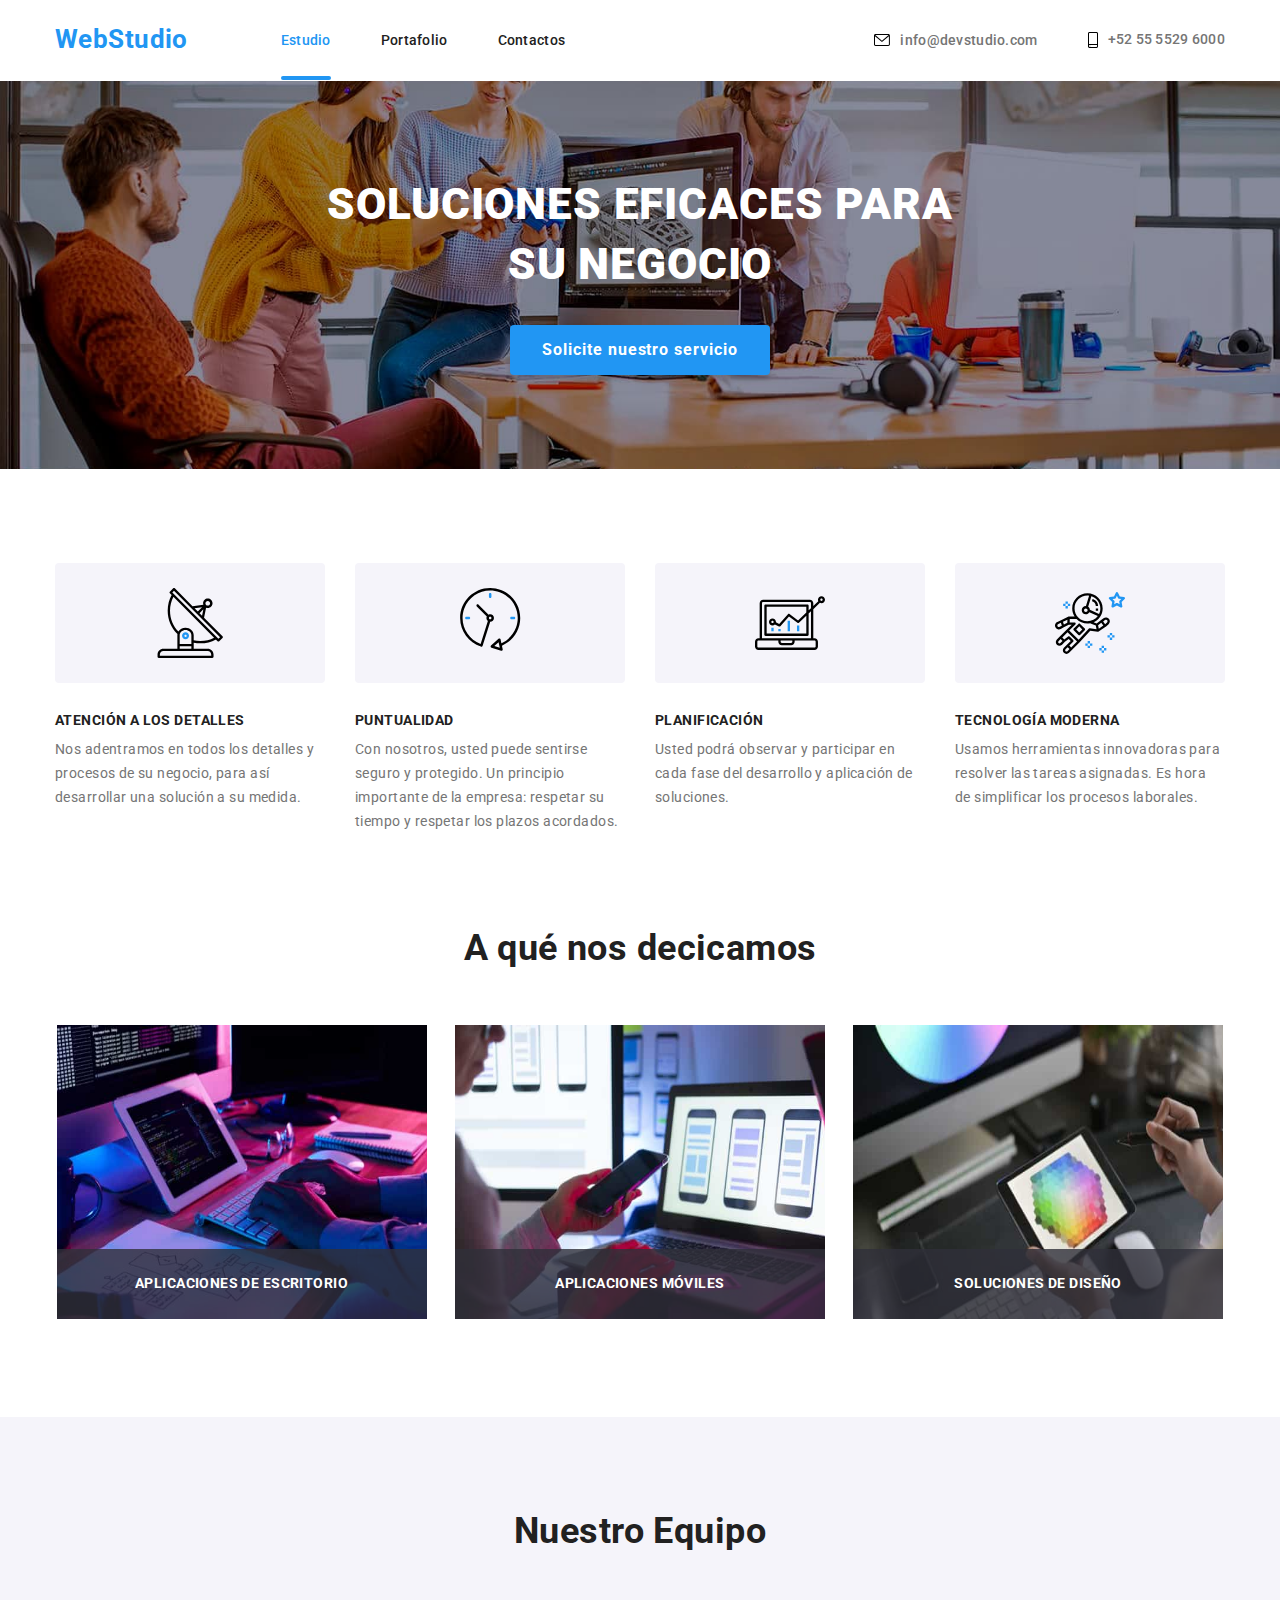
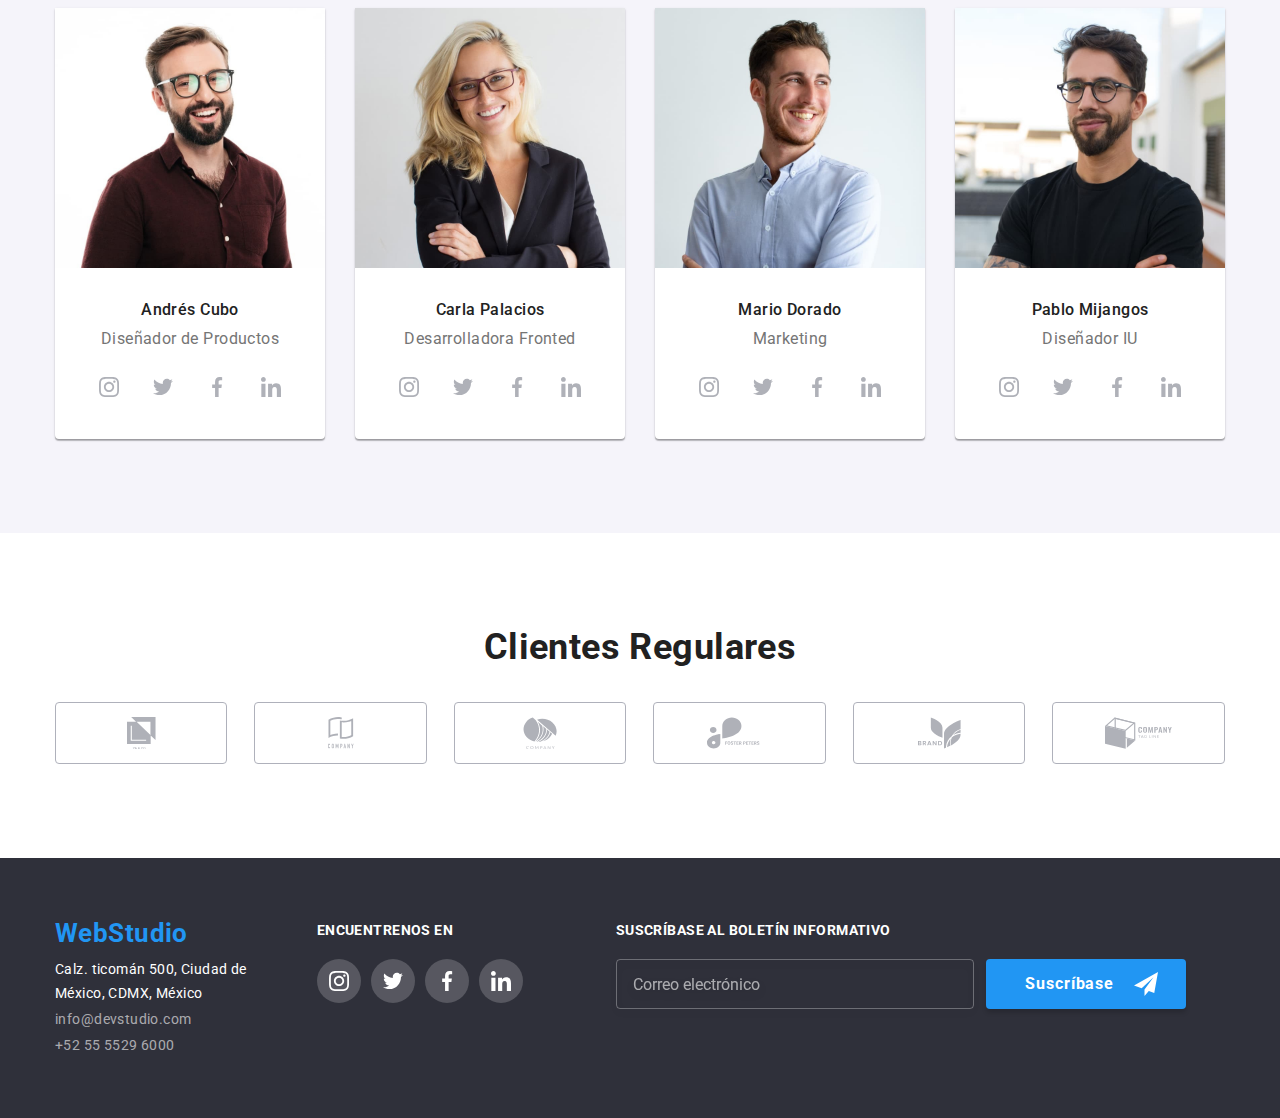
<file: index.html>
<!DOCTYPE html>
<html lang="en">
    <head>
        <meta charset="UTF-8" />
        <meta http-equiv="X-UA-Compatible" content="IE=edge" />
        <meta name="viewport" content="width=device-width, initial-scale=1.0" />
        <title>Studio</title>
        <link rel="stylesheet" href="./css/normalize.css" />
        <link rel="stylesheet" href="./css/main.min.css" />
        <!-- <link rel="stylesheet" href="./css/styles.css" /> -->
        <link
            rel="stylesheet"
            href="https://fonts.googleapis.com/css2?family=Raleway:ital,wght@0,700;1,700&family=Roboto:ital,wght@0,400;0,500;0,700;1,400;1,500;1,700&display=swap"
        />
    </head>
    <!-- Contenido de la pagina -->
    <body>
        <!-- Encabezado -->
        <header class="header header--color">
            <div class="container header__container">
                <nav class="header__nav">
                    <a class="logo__link" href="#top-of-page" id="top-of-page" target="_self" rel="noreferrer noopener nofollow">WebStudio</a>
                    <ul class="list--none nav__list">
                        <li class="list">
                            <a
                                id="index"
                                class="links links--active links--after"
                                href="./index.html#index"
                                target="_self"
                                rel="noreferrer noopener nofollow"
                                >Estudio</a
                            >
                        </li>
                        <li class="list">
                            <a id="portafolio" class="links links--after" href="./portafolio.html#portafolio" target="_self" rel="noreferrer noopener nofollow"
                                >Portafolio</a
                            >
                        </li>
                        <li class="list">
                            <a id="contactos" class="links links--after" href="#contactos" target="_self" rel="noreferrer noopener nofollow">Contactos</a>
                        </li>
                    </ul>
                </nav>
                <ul class="list--none header__contacts__list">
                    <li class="contacts__list">
                        <a class="links__header" href="maito:info@devstudio.com" target="_blank" rel="noreferrer noopener nofollow">
                            <svg class="icon icon__contacts" width="16" height="12">
                                <use href="./images/icons.svg#letter"></use>
                            </svg>
                            info@devstudio.com</a
                        >
                    </li>
                    <li class="contacts__list">
                        <a class="links__header" href="tel+525555296000" target="_blank" rel="noreferrer noopener nofollow">
                            <svg class="icon icon__contacts" width="10" height="16">
                                <use href="./images/icons.svg#phone"></use>
                            </svg>
                            +52 55 5529 6000</a
                        >
                    </li>
                </ul>
            </div>
        </header>
        <!-- Contenido Principal Pag. -->
        <main>
            <section class="section main__section">
                <div class="container container__title__body">
                    <h1 class="main__section__title">SOLUCIONES EFICACES PARA SU NEGOCIO</h1>
                    <button data-modal-open class="button button__service button--property" type="button">Solicite nuestro servicio</button>
                    <!-- test -->
                    <div class="backdrop is-hidden backdrop-position" data-modal>
                        <div class="modal">
                            <!-- <div class="container-form"> -->
                                <!-- <div class="data-modal-close-div"> -->
                                    <button title="perform" class="button__close__modal" data-modal-close>
                                        <span><svg class="icon icon__form__close icon__close__button" width="32" height="32">
                                            <use href="./images/icons.svg#icon__close"></use>
                                        </svg>
                                        </span>
                                    </button>
                                    <!-- <p>hola mujndo</p> -->
                                <!-- </div> -->
                                <!-- <div> -->
                                <form class="form__modal--backdrop">
                                    <h3 class="modal__title">Deje sus datos, nos contactaremos con usted</h3>
                                    <label class="modal__label" for="name-form" href="#name-form">Nombre</label>
                                    <div class="div__input">
                                        <div class="div__input__icon">
                                            <svg class="icon icon__form icon__person" width="32" height="32">
                                                <use href="./images/icons.svg#icon__person"></use>
                                            </svg>
                                        </div>
                                        <input
                                            class="modal__input"
                                            id="name-form"
                                            type="text"
                                            name="name"
                                            required
                                            autofocus
                                            autocomplete="on"
                                            minlength="3"
                                            pattern="[A-Za-zÀ-ÿ]+"
                                            placeholder=""
                                        />
                                    </div>
                                    <label class="modal__label" for="phone-form"> Teléfono</label>
                                    <div class="div__input">
                                        <div class="div__input__icon">
                                            <svg class="icon icon__form icon__phone" width="32" height="32">
                                                <use href="./images/icons.svg#icon__phone-form"></use>
                                            </svg>
                                        </div>
                                        <input
                                            class="modal__input"
                                            id="phone-form"
                                            type="tel"
                                            name="phone"
                                            required
                                            autocomplete="on"
                                            minlength="7"
                                            maxlength="10"
                                            pattern="^[0-9]+$"
                                            title=""
                                        />
                                    </div>
                                    <label class="modal__label" for="email-form"> E-mail</label>
                                    <div class="div__input">
                                        <div class="div__input__icon">
                                            <svg class="icon icon__form icon__email" width="32" height="32">
                                                <use href="./images/icons.svg#icon__email-form"></use>
                                            </svg>
                                        </div>
                                        <input
                                            class="modal__input"
                                            id="email-form"
                                            type="email"
                                            name="email"
                                            required
                                            autocomplete="on"
                                            pattern="[a-z0-9._%+-]+@[a-z0-9.-]+\.[a-z]{2,}$"
                                        />
                                    </div>
                                    <label class="modal__label" for="comments-form"> Comentarios</label>
                                    <textarea
                                        class="modal__textarea"
                                        name="comments"
                                        id="comments-form"
                                        cols="10"
                                        rows="7"
                                        required
                                        placeholder="Introduzca el texto"
                                    ></textarea>
                                    <div class="div__input">
                                        <div class="div__input__icon privacy-policy privacy-policy__div">
                                            <label class="privacy-policy__label">
                                                <input class="privacy-policy__input" type="checkbox" name="privacy-policy" required />
                                                <span class="icon__span">
                                                    <svg class="icon__checkbox" width="16" height="15">
                                                        <use href="./images/icons.svg#icon__checkbox"></use>
                                                    </svg>
                                                </span>
                                                <span class="privacy-policy__span">
                                                    Estoy de acuerdo con el boletín informativo y acepto los Términos y Condiciones
                                                </span>
                                            </label>
                                        </div>
                                    </div>
                                    <button class="button button__form" type="submit">Enviar</button>
                                </form>
                                <!-- </div> -->
                            </div>
                        </div>
                    </div>
                    <!-- test -->
                </div>
            </section>
            <section class="section section__characteristics">
                <div class="container container__characteristics">
                    <h2 class="section__title" hidden>Caracteristicas</h2>
                    <ul class="list--none characteristics__list">
                        <li class="characteristics__list__description">
                            <div class="icons__div">
                                <svg class="icon" width="70" height="70">
                                    <use href="./images/icons.svg#antenna"></use>
                                </svg>
                            </div>
                            <h3 class="characteristics__list__titles-description">ATENCIÓN A LOS DETALLES</h3>
                            <p class="characteristics__description">
                                Nos adentramos en todos los detalles y procesos de su negocio, para así desarrollar una solución a su medida.
                            </p>
                        </li>
                        <li class="characteristics__list__description">
                            <div class="icons__div">
                                <svg class="icon" width="70" height="70">
                                    <use href="./images/icons.svg#watch"></use>
                                </svg>
                            </div>
                            <h3 class="characteristics__list__titles-description">PUNTUALIDAD</h3>
                            <p class="characteristics__description">
                                Con nosotros, usted puede sentirse seguro y protegido. Un principio importante de la empresa: respetar su tiempo y respetar los plazos acordados.
                            </p>
                        </li>
                        <li class="characteristics__list__description">
                            <div class="icons__div">
                                <svg class="icon" width="70" height="70">
                                    <use href="./images/icons.svg#graphics"></use>
                                </svg>
                            </div>
                            <h3 class="characteristics__list__titles-description">PLANIFICACIÓN</h3>
                            <p class="characteristics__description">Usted podrá observar y participar en cada fase del desarrollo y aplicación de soluciones.</p>
                        </li>
                        <li class="characteristics__list__description">
                            <div class="icons__div">
                                <svg class="icon" width="70" height="70">
                                    <use href="./images/icons.svg#astronaut"></use>
                                </svg>
                            </div>
                            <h3 class="characteristics__list__titles-description">TECNOLOGÍA MODERNA</h3>
                            <p class="characteristics__description">
                                Usamos herramientas innovadoras para resolver las tareas asignadas. Es hora de simplificar los procesos laborales.
                            </p>
                        </li>
                    </ul>
                </div>
            </section>
            <section class="section__profession">
                <div class="container">
                    <h2 class="section__title">A qué nos decicamos</h2>
                    <ul class="list--none profession__list">
                        <li class="profession__list__images">
                            <div class="profession__list__images__container">
                                <img class="profession__image--size" src="./images/notebook.jpg" alt="Wrinting code on the computer" width="370" height="294" />
                                <div class="profession__background--position">
                                    <h3 class="profession__background__title">APLICACIONES DE ESCRITORIO</h3>
                                </div>
                            </div>
                        </li>
                        <li class="profession__list__images">
                            <div class="profession__list__images__container">
                                <img class="profession__image--size" src="./images/cell_phone.jpg" alt="checking my page on the cell phone" width="370" height="294" />
                                <div class="profession__background--position">
                                    <h3 class="profession__background__title">APLICACIONES MÓVILES</h3>
                                </div>
                            </div>
                        </li>
                        <li class="profession__list__images">
                            <div class="profession__list__images__container">
                                <img class="profession__image--size" src="./images/tablet.jpg" alt="checking the color oalette in the notebook" width="370" height="294" />
                                <div class="profession__background--position">
                                    <h3 class="profession__background__title">SOLUCIONES DE DISEÑO</h3>
                                </div>
                            </div>
                        </li>
                    </ul>
                </div>
            </section>
            <section class="section main__section-team">
                <div class="container team">
                    <h2 class="section__title">Nuestro Equipo</h2>
                    <ul class="list--none list__team">
                        <li class="team__list">
                            <img class="team__images--size" src="./images/Andres.jpg" alt="person responsible for product design" width="270" height="260" />
                            <div class="container__team__imagen">
                                <h3 class="team__titles">Andrés Cubo</h3>
                                <p class="team__description">Diseñador de Productos</p>
                                <ul class="list--none icons__social-networks__team">
                                    <li class="list__icon__team icons__social-networks--size">
                                        <a class="icons__social-networks--size" href="https://www.instagram.com/" target="_blank" rel="noreferrer noopener nofollow">
                                            <svg class="icon" width="20" height="20">
                                                <use href="./images/icons.svg#instagram"></use>
                                            </svg>
                                        </a>
                                    </li>
                                    <li class="list__icon__team icons__social-networks--size">
                                        <a class="icons__social-networks--size" href="https://twitter.com/" target="_blank" rel="noreferrer noopener nofollow">
                                            <svg class="icon" width="20" height="20">
                                                <use href="./images/icons.svg#twitter"></use>
                                            </svg>
                                        </a>
                                    </li>
                                    <li class="list__icon__team icons__social-networks--size">
                                        <a class="icons__social-networks--size" href="https://www.facebook.com/" target="_blank" rel="noreferrer noopener nofollow">
                                            <svg class="icon" width="20" height="20">
                                                <use href="./images/icons.svg#facebook"></use>
                                            </svg>
                                        </a>
                                    </li>
                                    <li class="list__icon__team icons__social-networks--size">
                                        <a class="icons__social-networks--size" href="https://www.linkedin.com/" target="_blank" rel="noreferrer noopener nofollow">
                                            <svg class="icon" width="20" height="20">
                                                <use href="./images/icons.svg#linkedin"></use>
                                            </svg>
                                        </a>
                                    </li>
                                </ul>
                            </div>
                        </li>
                        <li class="team__list">
                            <img class="team__images--size" src="./images/Carla.jpg" alt="person who develops the frontend" width="270" height="260" />
                            <div class="container__team__imagen">
                                <h3 class="team__titles">Carla Palacios</h3>
                                <p class="team__description">Desarrolladora Fronted</p>
                                <ul class="list--none icons__social-networks__team">
                                    <li class="list__icon__team icons__social-networks--size">
                                        <a class="icons__social-networks--size" href="https://www.instagram.com/" target="_blank" rel="noreferrer noopener nofollow">
                                            <svg class="icon" width="32" height="20">
                                                <use href="./images/icons.svg#instagram"></use>
                                            </svg>
                                        </a>
                                    </li>
                                    <li class="list__icon__team icons__social-networks--size">
                                        <a class="icons__social-networks--size" href="https://twitter.com/" target="_blank" rel="noreferrer noopener nofollow">
                                            <svg class="icon" width="20" height="20">
                                                <use href="./images/icons.svg#twitter"></use>
                                            </svg>
                                        </a>
                                    </li>
                                    <li class="list__icon__team icons__social-networks--size">
                                        <a class="icons__social-networks--size" href="https://www.facebook.com/" target="_blank" rel="noreferrer noopener nofollow">
                                            <svg class="icon" width="20" height="20">
                                                <use href="./images/icons.svg#facebook"></use>
                                            </svg>
                                        </a>
                                    </li>
                                    <li class="list__icon__team icons__social-networks--size">
                                        <a class="icons__social-networks--size" href="https://www.linkedin.com/" target="_blank" rel="noreferrer noopener nofollow">
                                            <svg class="icon" width="20" height="20">
                                                <use href="./images/icons.svg#linkedin"></use>
                                            </svg>
                                        </a>
                                    </li>
                                </ul>
                            </div>
                        </li>
                        <li class="team__list">
                            <img class="team__images--size" src="./images/Mario.jpg" alt="person responsible for marketing" width="270" height="260" />
                            <div class="container__team__imagen">
                                <h3 class="team__titles">Mario Dorado</h3>
                                <p class="team__description">Marketing</p>
                                <ul class="list--none icons__social-networks__team">
                                    <li class="list__icon__team icons__social-networks--size">
                                        <a class="icons__social-networks--size" href="https://www.instagram.com/" target="_blank" rel="noreferrer noopener nofollow">
                                            <svg class="icon" width="20" height="20">
                                                <use href="./images/icons.svg#instagram"></use>
                                            </svg>
                                        </a>
                                    </li>
                                    <li class="list__icon__team icons__social-networks--size">
                                        <a class="icons__social-networks--size" href="https://twitter.com/" target="_blank" rel="noreferrer noopener nofollow">
                                            <svg class="icon" width="20" height="20">
                                                <use href="./images/icons.svg#twitter"></use>
                                            </svg>
                                        </a>
                                    </li>
                                    <li class="list__icon__team icons__social-networks--size">
                                        <a class="icons__social-networks--size" href="https://www.facebook.com/" target="_blank" rel="noreferrer noopener nofollow">
                                            <svg class="icon" width="20" height="20">
                                                <use href="./images/icons.svg#facebook"></use>
                                            </svg>
                                        </a>
                                    </li>
                                    <li class="list__icon__team icons__social-networks--size">
                                        <a class="icons__social-networks--size" href="https://www.linkedin.com/" target="_blank" rel="noreferrer noopener nofollow">
                                            <svg class="icon" width="20" height="20">
                                                <use href="./images/icons.svg#linkedin"></use>
                                            </svg>
                                        </a>
                                    </li>
                                </ul>
                            </div>
                        </li>
                        <li class="team__list">
                            <img class="team__images--size" src="./images/Pablo.jpg" alt="person in charge od UI design" width="270" height="260" />
                            <div class="container__team__imagen">
                                <h3 class="team__titles">Pablo Mijangos</h3>
                                <p class="team__description">Diseñador IU</p>
                                <ul class="list--none icons__social-networks__team">
                                    <li class="list__icon__team icons__social-networks--size">
                                        <a class="icons__social-networks--size" href="https://www.instagram.com/" target="_blank" rel="noreferrer noopener nofollow">
                                            <svg class="icon" width="20" height="20">
                                                <use href="./images/icons.svg#instagram"></use>
                                            </svg>
                                        </a>
                                    </li>
                                    <li class="list__icon__team icons__social-networks--size">
                                        <a class="icons__social-networks--size" href="https://twitter.com/" target="_blank" rel="noreferrer noopener nofollow">
                                            <svg class="icon" width="20" height="20">
                                                <use href="./images/icons.svg#twitter"></use>
                                            </svg>
                                        </a>
                                    </li>
                                    <li class="list__icon__team icons__social-networks--size">
                                        <a class="icons__social-networks--size" href="https://www.facebook.com/" target="_blank" rel="noreferrer noopener nofollow">
                                            <svg class="icon" width="20" height="20">
                                                <use href="./images/icons.svg#facebook"></use>
                                            </svg>
                                        </a>
                                    </li>
                                    <li class="list__icon__team icons__social-networks--size">
                                        <a class="icons__social-networks--size" href="https://www.linkedin.com/" target="_blank" rel="noreferrer noopener nofollow">
                                            <svg class="icon" width="20" height="20">
                                                <use href="./images/icons.svg#linkedin"></use>
                                            </svg>
                                        </a>
                                    </li>
                                </ul>
                            </div>
                        </li>
                    </ul>
                </div>
            </section>
            <section class="customers customers__section">
                <div class="container customers__container">
                    <h2 class="customers__title">Clientes Regulares</h2>
                    <ul class="list--none customers__list__business">
                        <li tabindex="0" tabindex="0" class="customers__list__icon">
                            <a tabindex="1" tabindex="1" class="customers__links__icons--size" href="#ya8co" target="_blank" rel="noreferrer noopener nofollow">
                                <svg class="icon" width="29" height="32">
                                    <use href="./images/icons.svg#ya8co"></use>
                                </svg>
                            </a>
                        </li>
                        <li tabindex="0" class="customers__list__icon">
                            <a tabindex="1" class="customers__links__icons--size" href="#company" target="_blank" rel="noreferrer noopener nofollow">
                                <svg class="icon" width="26" height="32">
                                    <use href="./images/icons.svg#company"></use>
                                </svg>
                            </a>
                        </li>
                        <li tabindex="0" class="customers__list__icon">
                            <a tabindex="1" class="customers__links__icons--size" href="#company-logo" target="_blank" rel="noreferrer noopener nofollow">
                                <svg class="icon" width="34" height="32">
                                    <use href="./images/icons.svg#company-logo"></use>
                                </svg>
                            </a>
                        </li>
                        <li tabindex="0" class="customers__list__icon">
                            <a tabindex="1" class="customers__links__icons--size" href="#foster-peters" target="_blank" rel="noreferrer noopener nofollow">
                                <svg class="icon" width="65" height="32">
                                    <use href="./images/icons.svg#foster-peters"></use>
                                </svg>
                            </a>
                        </li>
                        <li tabindex="0" class="customers__list__icon">
                            <a tabindex="1" class="customers__links__icons--size" href="#brand" target="_blank" rel="noreferrer noopener nofollow">
                                <svg class="icon" width="43" height="32">
                                    <use href="./images/icons.svg#brand"></use>
                                </svg>
                            </a>
                        </li>
                        <li tabindex="0" class="customers__list__icon">
                            <a tabindex="1" class="customers__links__icons--size" href="#company-tag-line" target="_blank" rel="noreferrer noopener nofollow">
                                <svg class="icon" width="67" height="32">
                                    <use href="./images/icons.svg#company-tag-line"></use>
                                </svg>
                            </a>
                        </li>
                    </ul>
                </div>
            </section>
        </main>
        <!-- Pie de pagina -->
        <footer class="footer__reference__data">
            <div class="container footer__reference__data-websites">
                <div class="container__footer__address">
                    <a class="logo__link logo__link__footer" href="#top-of-page" target="_self" rel="noreferrer noopener nofollow">WebStudio</a>
                    <address>
                        <a class="address__location" href="https://goo.gl/maps/8w5MUXq8nMh1FJzEA" target="_blank" rel="noreferrer noopener nofollow"
                            >Calz. ticomán 500, Ciudad de <br />
                            México, CDMX, México</a
                        >
                    </address>
                    <ul class="list--none">
                        <li class="list__footer">
                            <a class="address__mail" href="maito:info@devstudio.com" target="_blank" rel="noreferrer noopener nofollow">info@devstudio.com</a>
                        </li>
                        <li class="list__footer">
                            <a class="address__phone" href="tel+525555296000" target="_blank" rel="noreferrer noopener nofollow">+52 55 5529 6000</a>
                        </li>
                    </ul>
                </div>
                <div class="websites__footer">
                    <!-- websites__footer-list-icons -->
                    <p class="websites__titles">ENCUENTRENOS EN</p>
                    <ul class="list--none websites__list">
                        <li class="list__icons__websites list__icons__websites--size">
                            <a class="list__icons__websites--size" href="https://www.instagram.com/" target="_blank" rel="noreferrer noopener nofollow">
                                <svg class="icon icon--hover" width="20" height="20">
                                    <use href="./images/icons.svg#instagram"></use>
                                </svg>
                            </a>
                        </li>
                        <li class="list__icons__websites list__icons__websites--size">
                            <a class="list__icons__websites--size" href="https://twitter.com/" target="_blank" rel="noreferrer noopener nofollow">
                                <svg class="icon icon--hover" width="20" height="20">
                                    <use href="./images/icons.svg#twitter"></use>
                                </svg>
                            </a>
                        </li>
                        <li class="list__icons__websites list__icons__websites--size">
                            <a class="list__icons__websites--size" href="https://www.facebook.com/" target="_blank" rel="noreferrer noopener nofollow">
                                <svg class="icon icon--hover" width="20" height="20">
                                    <use href="./images/icons.svg#facebook"></use>
                                </svg>
                            </a>
                        </li>
                        <li class="list__icons__websites list__icons__websites--size">
                            <a class="list__icons__websites--size" href="https://www.linkedin.com/" target="_blank" rel="noreferrer noopener nofollow">
                                <svg class="icon icon--hover" width="20" height="20">
                                    <use href="./images/icons.svg#linkedin"></use>
                                </svg>
                            </a>
                        </li>
                    </ul>
                </div>
                <div class="footer-subscription">
                    <!-- websites__footer-list-icons -->
                    <form class="footer__form">
                        <h3 class="subscription__titles">SUSCRÍBASE al boletín informativo</h3>
                        <div class="list--none container__subscription">
                            <div class="icons__subscription icons__subscription--size">
                                <label class="label__subscription" for="email-footer"> </label>
                                <div class="div__input__footer">
                                    <input
                                        class="input__footer"
                                        id="email-footer"
                                        type="email"
                                        name="email"
                                        required
                                        autocomplete="on"
                                        pattern="[a-z0-9._%+-]+@[a-z0-9.-]+\.[a-z]{2,}$"
                                        placeholder="Correo electrónico"
                                    />
                                </div>
                            </div>
                            <div class="icons__subscription icons__subscription--size">
                                <button type="submit" class="button button__footer button__footer--active">
                                    <span class="button__subscription__label">Suscríbase</span>
                                    <svg class="button__icon button__icon--end" width="24" height="24">
                                        <use href="./images/icons.svg#icon__telegram"></use>
                                    </svg>
                                </button>
                            </div>
                        </div>
                    </form>
                </div>
            </div>
        </footer>
        <script src="./js/modal.js"></script>
    </body>
</html>
<!-- fin -->
</file>
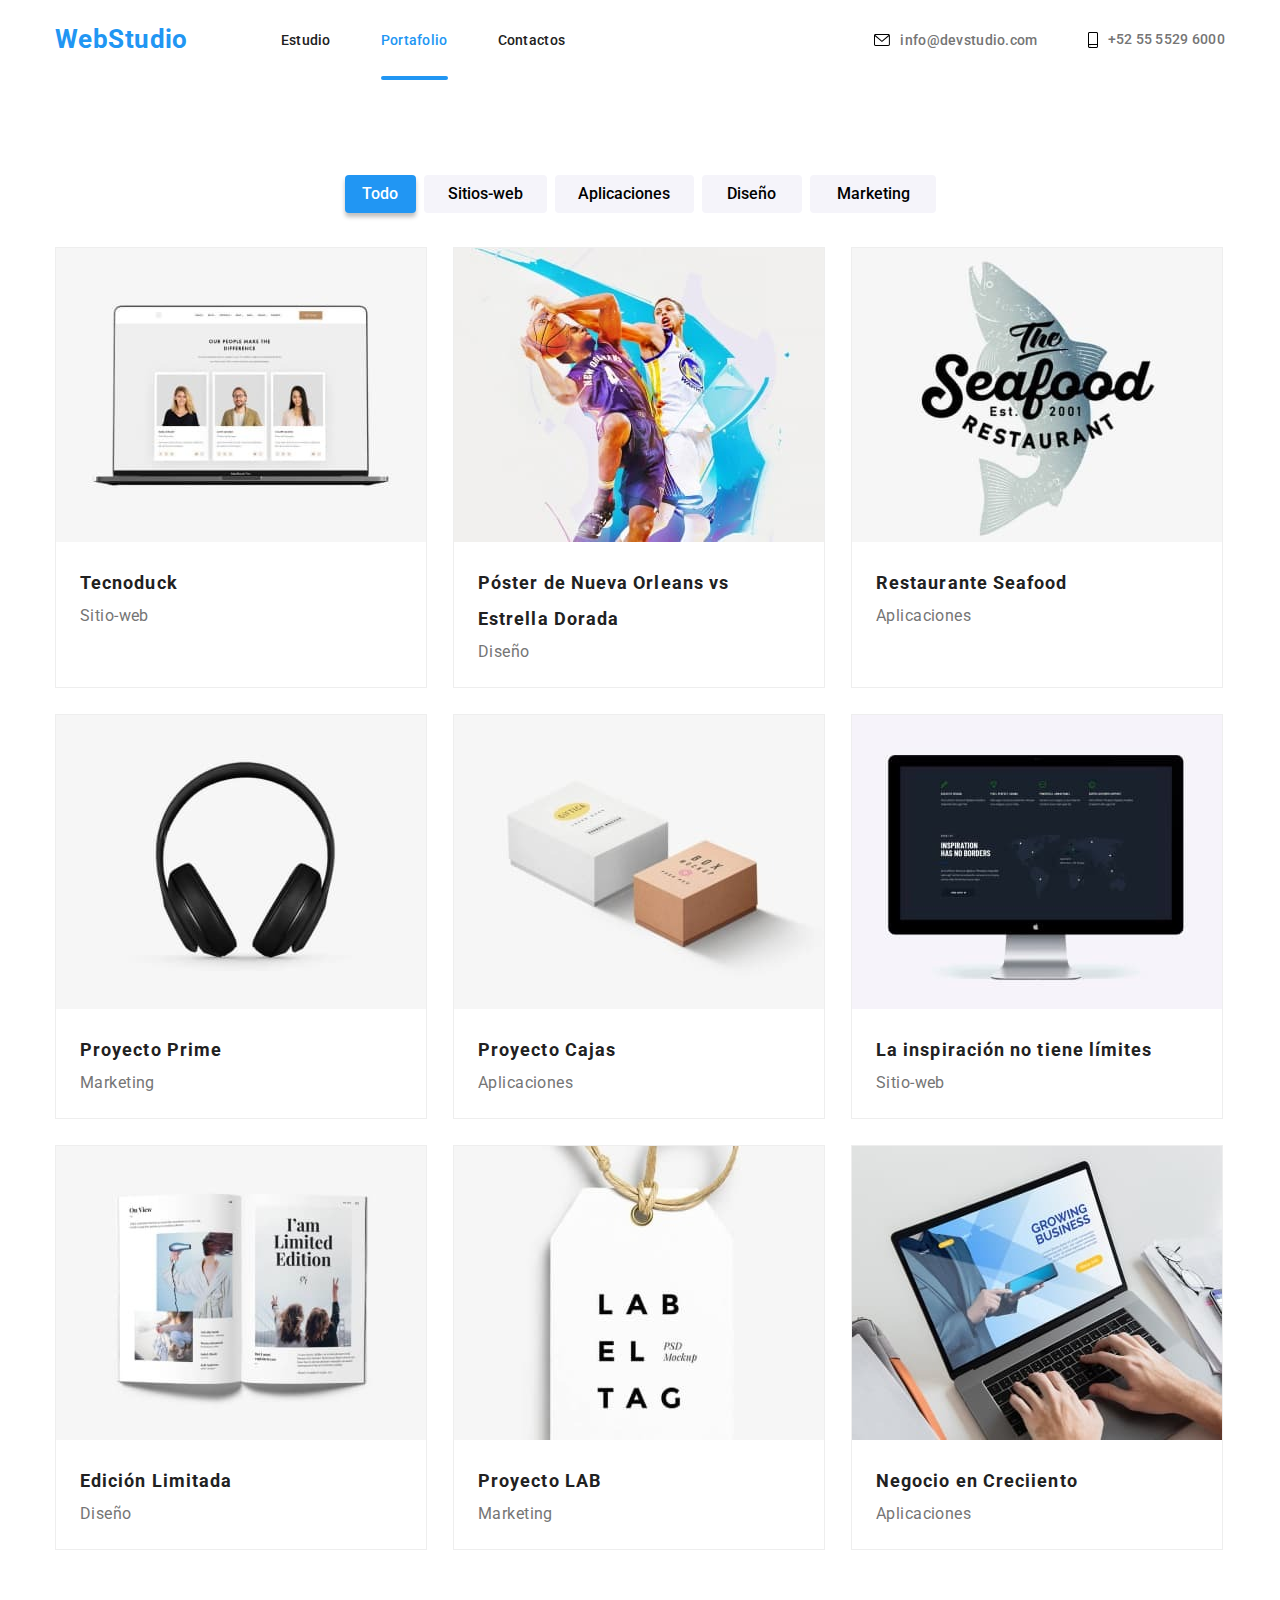
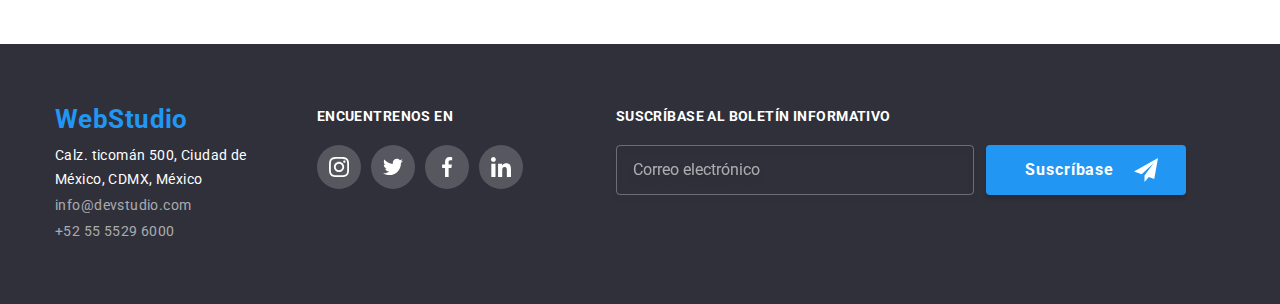
<file: portafolio.html>
<!DOCTYPE html>
<html lang="en">
    <head>
        <meta charset="UTF-8" />
        <meta http-equiv="X-UA-Compatible" content="IE=edge" />
        <meta name="viewport" content="width=device-width, initial-scale=1.0" />
        <title>Portafolio</title>
        <link rel="stylesheet" href="./css/normalize.css" />
        <!-- <link rel="stylesheet" href="./css/styles.css" /> -->
        <link rel="stylesheet" href="./css/main.min.css" />
        <link
            href="https://fonts.googleapis.com/css2?family=Raleway:ital,wght@0,700;1,700&family=Roboto:ital,wght@0,400;0,500;0,700;1,400;1,500;1,700&display=swap"
            rel="stylesheet"
        />
    </head>
    <!-- Contenido de la pagina -->
    <body>
        <!-- Encabezado -->
        <header class="header--color">
            <div class="container header__container">
                <nav class="header__nav">
                    <a class="logo__link" href="#top-of-page" id="top-of-page" target="_self" rel="noreferrer noopener nofollow">WebStudio</a>
                    <ul class="list--none nav__list">
                        <li class="list">
                            <a id="index" class="links links--after" href="./index.html#index" target="_self" rel="noreferrer noopener nofollow">Estudio</a>
                        </li>
                        <li class="list">
                            <a id="portafolio" class="links links--after links--active" href="./portafolio.html#portafolio" target="_self" rel="noreferrer noopener nofollow"
                                >Portafolio</a
                            >
                        </li>
                        <li class="list">
                            <a id="contactos" class="links links--after" href="#contactos" target="_self" rel="noreferrer noopener nofollow">Contactos</a>
                        </li>
                    </ul>
                </nav>
                <ul class="list--none header__contacts__list">
                    <li class="contacts__list">
                        <a class="links__header" href="maito:info@devstudio.com" target="_blank" rel="noreferrer noopener nofollow">
                            <svg class="icon icon__contacts" width="16" height="12">
                                <use href="./images/icons.svg#letter"></use>
                            </svg>
                            info@devstudio.com</a
                        >
                    </li>
                    <li class="contacts__list">
                        <a class="links__header" href="tel+525555296000" target="_blank" rel="noreferrer noopener nofollow">
                            <svg class="icon icon__contacts" width="10" height="16">
                                <use href="./images/icons.svg#phone"></use>
                            </svg>
                            +52 55 5529 6000</a
                        >
                    </li>
                </ul>
            </div>
        </header>
        <!-- Contenido Principal 2Pag. -->
        <section class="section section__menu">
            <div class="container">
                <h1 hidden>Botones menu secundario</h1>
                <ul class="list--none menu__list">
                    <li class="links__list">
                        <button id="todo" class="button menu__links button__menu--active button--property" type="button" href="#todo">Todo</button>
                    </li>
                    <li class="links__list">
                        <button id="sitios-web" class="button menu__links button--property" type="button" href="#sitios-web">Sitios-web</button>
                    </li>
                    <li class="links__list">
                        <button id="application" class="button menu__links button--property" type="button" href="#application">Aplicaciones</button>
                    </li>
                    <li class="links__list">
                        <button id="design" class="button menu__links button--property" type="button" href="#design">Diseño</button>
                    </li>
                    <li class="links__list">
                        <button id="marketing" class="button menu__links button--property" type="button" href="#marketing">Marketing</button>
                    </li>
                </ul>
                <h2 hidden>Todo el portafolio</h2>
                <ul class="list--none section__all__content">
                    <li class="list__all__content">
                        <a href="#" class="link__information__div--focus">
                            <div class="content__information__div">
                                <img class="images__menu--size" src="./images/laptop.jpg" alt="a laptop" width="370" height="294" />
                                <div class="div__information__text">
                                    <p class="information-div-text">
                                        Tecnoduck es una plataforma de distribución de coronavirus de última generación. Las compañías usan esta plataforma para el espionaje
                                        digital y los ataques a los servidores seguros de la competencia.
                                    </p>
                                </div>
                            </div>
                        </a>
                        <div class="description__imagenes__menu">
                            <h3 class="menu__content__description">Tecnoduck</h3>
                            <p class="all__content--type">Sitio-web</p>
                        </div>
                    </li>
                    <li class="list__all__content">
                        <a href="#" class="link__information__div--focus">
                            <div class="content__information__div">
                                <img class="images__menu--size" src="./images/basketball-players.jpg" alt="basketball players" width="370" height="294" />
                                <div class="div__information__text">
                                    <p class="information-div-text">
                                        Tecnoduck es una plataforma de distribución de coronavirus de última generación. Las compañías usan esta plataforma para el espionaje
                                        digital y los ataques a los servidores seguros de la competencia.
                                    </p>
                                </div>
                            </div>
                        </a>
                        <div class="description__imagenes__menu">
                            <h3 class="menu__content__description" max-width="370">Póster de Nueva Orleans vs Estrella Dorada</h3>
                            <p class="all__content--type">Diseño</p>
                        </div>
                    </li>
                    <li class="list__all__content">
                        <a href="#" class="link__information__div--focus">
                            <div class="content__information__div">
                                <img class="images__menu--size" src="./images/fish-restaurant.jpg" alt="a fish restaurant" width="370" height="294" />
                                <div class="div__information__text">
                                    <p class="information-div-text">
                                        Tecnoduck es una plataforma de distribución de coronavirus de última generación. Las compañías usan esta plataforma para el espionaje
                                        digital y los ataques a los servidores seguros de la competencia.
                                    </p>
                                </div>
                            </div>
                        </a>
                        <div class="description__imagenes__menu">
                            <h3 class="menu__content__description">Restaurante Seafood</h3>
                            <p class="all__content--type">Aplicaciones</p>
                        </div>
                    </li>
                    <li class="list__all__content">
                        <a href="#" class="link__information__div--focus">
                            <div class="content__information__div">
                                <img class="images__menu--size" src="./images/headphones.jpg" alt="A headphones" width="370" height="294" />
                                <div class="div__information__text">
                                    <p class="information-div-text">
                                        Tecnoduck es una plataforma de distribución de coronavirus de última generación. Las compañías usan esta plataforma para el espionaje
                                        digital y los ataques a los servidores seguros de la competencia.
                                    </p>
                                </div>
                            </div>
                        </a>
                        <div class="description__imagenes__menu">
                            <h3 class="menu__content__description">Proyecto Prime</h3>
                            <p class="all__content--type">Marketing</p>
                        </div>
                    </li>
                    <li class="list__all__content">
                        <a href="#" class="link__information__div--focus">
                            <div class="content__information__div">
                                <img class="images__menu--size" src="./images/boxes.jpg" alt="some packages" width="370" height="294" />
                                <div class="div__information__text">
                                    <p class="information-div-text">
                                        Tecnoduck es una plataforma de distribución de coronavirus de última generación. Las compañías usan esta plataforma para el espionaje
                                        digital y los ataques a los servidores seguros de la competencia.
                                    </p>
                                </div>
                            </div>
                        </a>
                        <div class="description__imagenes__menu">
                            <h3 class="menu__content__description">Proyecto Cajas</h3>
                            <p class="all__content--type">Aplicaciones</p>
                        </div>
                    </li>
                    <li class="list__all__content">
                        <a href="#" class="link__information__div--focus">
                            <div class="content__information__div">
                                <img class="images__menu--size" src="./images/display.jpg" alt="a computer monitor" width="370" height="294" />
                                <div class="div__information__text">
                                    <p class="information-div-text">
                                        Tecnoduck es una plataforma de distribución de coronavirus de última generación. Las compañías usan esta plataforma para el espionaje
                                        digital y los ataques a los servidores seguros de la competencia.
                                    </p>
                                </div>
                            </div>
                        </a>
                        <div class="description__imagenes__menu">
                            <h3 class="menu__content__description">La inspiración no tiene límites</h3>
                            <p class="all__content--type">Sitio-web</p>
                        </div>
                    </li>
                    <li class="list__all__content">
                        <a href="#" class="link__information__div--focus">
                            <div class="content__information__div">
                                <img class="images__menu--size" src="./images/brochures.jpg" alt="a magazine brochure" width="370" height="294" />
                                <div class="div__information__text">
                                    <p class="information-div-text">
                                        Tecnoduck es una plataforma de distribución de coronavirus de última generación. Las compañías usan esta plataforma para el espionaje
                                        digital y los ataques a los servidores seguros de la competencia.
                                    </p>
                                </div>
                            </div>
                        </a>
                        <div class="description__imagenes__menu">
                            <h3 class="menu__content__description">Edición Limitada</h3>
                            <p class="all__content--type">Diseño</p>
                        </div>
                    </li>
                    <li class="list__all__content">
                        <a href="#" class="link__information__div--focus">
                            <div class="content__information__div">
                                <img class="images__menu--size" src="./images/label.jpg" alt="a product label" width="370" height="294" />
                                <div class="div__information__text">
                                    <p class="information-div-text">
                                        Tecnoduck es una plataforma de distribución de coronavirus de última generación. Las compañías usan esta plataforma para el espionaje
                                        digital y los ataques a los servidores seguros de la competencia.
                                    </p>
                                </div>
                            </div>
                        </a>
                        <div class="description__imagenes__menu">
                            <h3 class="menu__content__description">Proyecto LAB</h3>
                            <p class="all__content--type">Marketing</p>
                        </div>
                    </li>
                    <li class="list__all__content">
                        <a href="#" class="link__information__div--focus">
                            <div class="content__information__div">
                                <img class="images__menu--size" src="./images/business-laptop.jpg" alt="a business laptop" width="370" height="294" />
                                <div class="div__information__text">
                                    <p class="information-div-text">
                                        Tecnoduck es una plataforma de distribución de coronavirus de última generación. Las compañías usan esta plataforma para el espionaje
                                        digital y los ataques a los servidores seguros de la competencia.
                                    </p>
                                </div>
                            </div>
                        </a>
                        <div class="description__imagenes__menu">
                            <h3 class="menu__content__description">Negocio en Creciiento</h3>
                            <p class="all__content--type">Aplicaciones</p>
                        </div>
                    </li>
                </ul>
            </div>
        </section>
        <!-- Pie de pagina -->
        <footer class="footer__reference__data">
            <div class="container footer__reference__data-websites">
                <div class="container__footer__address">
                    <a class="logo__link logo__link__footer" href="#top-of-page" target="_self" rel="noreferrer noopener nofollow">WebStudio</a>
                    <address>
                        <a class="address__location" href="https://goo.gl/maps/8w5MUXq8nMh1FJzEA" target="_blank" rel="noreferrer noopener nofollow"
                            >Calz. ticomán 500, Ciudad de <br />
                            México, CDMX, México</a
                        >
                    </address>
                    <ul class="list--none">
                        <li class="list__footer">
                            <a class="address__mail" href="maito:info@devstudio.com" target="_blank" rel="noreferrer noopener nofollow">info@devstudio.com</a>
                        </li>
                        <li class="list__footer">
                            <a class="address__phone" href="tel+525555296000" target="_blank" rel="noreferrer noopener nofollow">+52 55 5529 6000</a>
                        </li>
                    </ul>
                </div>
                <div class="websites websites__footer">
                    <!-- websites__footer-list-icons -->
                    <p class="websites__titles">ENCUENTRENOS EN</p>
                    <ul class="list--none websites__list">
                        <li class="list__icons__websites list__icons__websites--size">
                            <a class="list__icons__websites--size" href="https://www.instagram.com/" target="_blank" rel="noreferrer noopener nofollow">
                                <svg class="icon icon--hover" width="20" height="20">
                                    <use href="./images/icons.svg#instagram"></use>
                                </svg>
                            </a>
                        </li>
                        <li class="list__icons__websites list__icons__websites--size">
                            <a class="list__icons__websites--size" href="https://twitter.com/" target="_blank" rel="noreferrer noopener nofollow">
                                <svg class="icon icon--hover" width="20" height="20">
                                    <use href="./images/icons.svg#twitter"></use>
                                </svg>
                            </a>
                        </li>
                        <li class="list__icons__websites list__icons__websites--size">
                            <a class="list__icons__websites--size" href="https://www.facebook.com/" target="_blank" rel="noreferrer noopener nofollow">
                                <svg class="icon icon--hover" width="20" height="20">
                                    <use href="./images/icons.svg#facebook"></use>
                                </svg>
                            </a>
                        </li>
                        <li class="list__icons__websites list__icons__websites--size">
                            <a class="list__icons__websites--size" href="https://www.linkedin.com/" target="_blank" rel="noreferrer noopener nofollow">
                                <svg class="icon icon--hover" width="20" height="20">
                                    <use href="./images/icons.svg#linkedin"></use>
                                </svg>
                            </a>
                        </li>
                    </ul>
                </div>
                <div class="footer-subscription">
                    <!-- websites__footer-list-icons -->
                    <form class="footer__form">
                        <h3 class="subscription__titles">SUSCRÍBASE al boletín informativo</h3>
                        <div class="list--none container__subscription">
                            <div class="icons__subscription icons__subscription--size">
                                <label class="label__subscription" for="email-footer"> </label>
                                <div class="div__input__footer">
                                    <input
                                        class="input__footer"
                                        id="email-footer"
                                        type="email"
                                        name="email"
                                        required
                                        autocomplete="on"
                                        pattern="[a-z0-9._%+-]+@[a-z0-9.-]+\.[a-z]{2,}$"
                                        placeholder="Correo electrónico"
                                    />
                                </div>
                            </div>
                            <div class="icons__subscription icons__subscription--size">
                                <button type="submit" class="button button__footer button__footer--active">
                                    <span class="button__subscription__label">Suscríbase</span>
                                    <svg class="button__icon button__icon--end" width="24" height="24">
                                        <use href="./images/icons.svg#icon__telegram"></use>
                                    </svg>
                                </button>
                            </div>
                        </div>
                    </form>
                </div>
            </div>
        </footer>
    </body>
</html>
</file>
<file: css/main.min.css>
*,::before,::after{box-sizing:border-box}body{font-family:Roboto,sans-serif;font-style:normal;color:#212121;font-size:14px;letter-spacing:.03em}h1,h2,h3,h4,h5,h6,ul,p{margin:0;padding:0;font-size:inherit}.list--none{list-style:none}.button--property{cursor:pointer}.section__title{font-weight:700;font-size:36px;line-height:1.16;text-align:center;margin-bottom:55.5px}.icons__div{height:120px;background-color:#f5f4fa;margin-bottom:30px;border-radius:4px;display:flex;justify-content:center;align-items:center}.button{border-radius:4px}.logo__link{font-family:var(--main-text);font-weight:700;font-size:26px;line-height:1.19;transition-property:color,fill;transition-duration:250ms;transition-timing-function:cubic-bezier(0.4, 0, 0.2, 1);text-decoration:none}.logo__link:hover,.logo__link:focus,.logo__link:active,.logo__link{color:#2196f3;outline:none;fill:#2196f3}.logo__link__footer{margin-bottom:9px;display:block}.icon__contacts{margin-right:10px}.header{display:flex}.header--color{border-bottom:1px solid var(--main-color-header)}.header__container{display:flex}.header__nav>.logo__link{margin-right:93px;align-items:center;padding-top:24px;padding-bottom:25px}.header__nav{display:flex}.header__contacts__list{display:flex;margin-left:auto;align-items:center}.links{color:#212121;font-weight:500;line-height:1.14;letter-spacing:.02em;padding:32px 0;text-decoration:none;transition-property:color,fill;transition-duration:250ms;transition-timing-function:cubic-bezier(0.4, 0, 0.2, 1)}.links:hover,.links:focus,.links:active,.links:target{color:#2196f3;outline:none;fill:#2196f3}.links--after{position:relative;transition-property:color,fill;transition-duration:250ms;transition-timing-function:cubic-bezier(0.4, 0, 0.2, 1)}.links__header{align-items:center;display:inline-flex;color:#757575}.links--after:hover::after,.links:focus::after,.links--active::after{content:"";position:absolute;width:100%;height:4px;bottom:0;left:0;border-radius:2px;background-color:#2196f3}.links,.links__header{font-weight:500;line-height:1.14;letter-spacing:.02em;padding:32px 0;text-decoration:none;transition-property:color,fill;transition-duration:250ms;transition-timing-function:cubic-bezier(0.4, 0, 0.2, 1)}.links:hover,.links:focus,.links:active,.links__header:hover,.links__header:focus,.links__header:active{color:#2196f3;outline:none;fill:#2196f3}.nav__list{align-items:center;display:inline-flex;display:flex}.list{padding:32px 0}.list:not(:last-child){margin-right:50px}.list--none .links.links--active{color:#2196f3}.contacts__list:last-child{margin-left:50px}.contacts__list:last-child>.links__header{align-items:center;display:inline-flex}.button__footer{width:200px;height:50px;display:inline-flex;flex-shrink:0;align-items:center;padding-top:10px;padding-bottom:10px;padding-left:39px;border:none;border-radius:4px;background:#2196f3;box-shadow:0px 4px 4px rgba(0,0,0,.15);cursor:pointer}.button__footer--active:hover{box-shadow:0px 4px 4px rgba(0,0,0,.15)}.button__footer--active:hover,.button__footer--active:focus,.button__footer--active:active,.button__footer--active:target{border-radius:4px;box-shadow:0px 4px 4px rgba(0,0,0,.15)}.button__icon{display:inline-flex;fill:#fff}.button__icon--end{margin-left:20px}.button__subscription__label{font-size:16px;font-weight:700;font-size:1.87;letter-spacing:.06em;color:#fff}.list__footer:first-child{margin-bottom:2px}.footer__reference__data{padding-top:60px;padding-bottom:60px;background:#2f303a}.footer__reference__data-websites{display:flex}.container__footer__address{margin-right:70px}.container__subscription{flex-wrap:wrap;gap:12px}.address__location{margin-bottom:2px;display:block;color:#fff}.address__mail,.address__phone{color:rgba(255,255,255,.6)}.address__mail,.address__location,.address__phone{line-height:1.71;font-style:normal;text-decoration:none;transition-property:color,fill;transition-duration:250ms;transition-timing-function:cubic-bezier(0.4, 0, 0.2, 1)}.address__location:hover,.address__location:focus,.address__location:active,.address__mail:hover,.address__mail:focus,.address__mail:active,.address__phone:hover,.address__phone:focus,.address__phone:active{color:#2196f3;outline:none;fill:#2196f3}.icons__subscription{fill:#fff}.icons__subscription--size:focus,.icons__subscription--size:active,.icons__subscription--size:focus,.icons__subscription--size:target{fill:#fff;display:flex;text-decoration:none}.input__footer{outline:none;width:358px;height:50px;padding-top:15px;padding-right:45px;padding-bottom:15px;padding-left:16px;background:none;color:#fff;font-size:16px;line-height:1.25;border:1px solid rgba(255,255,255,.3);filter:drop-shadow(0px 4px 4px rgba(0, 0, 0, 0.15));border-radius:4px;transition-property:border-color,border-radius,color;transition-duration:250ms;transition-timing-function:cubic-bezier(0.4, 0, 0.2, 1)}.input__footer::placeholder{color:rgba(255,255,255,.6);font-size:16px;line-height:1.25}.input__footer:focus,.input__footer:hover{border:1px solid #2196f3}.websites__footer{margin-top:5px}.websites__list{display:flex;flex-wrap:wrap;gap:10px}.websites__titles{font-weight:700;line-height:1.14;text-transform:uppercase;color:#fff;margin-bottom:20px}.list__icons__websites{transition-property:background-color,color,fill,background,border-radius;transition-duration:250ms;transition-timing-function:cubic-bezier(0.4, 0, 0.2, 1)}.list__icons__websites--size{background:rgba(255,255,255,.1);border-radius:50%;width:44px;height:44px;display:flex;justify-content:center;align-items:center}.list__icons__websites--size:focus,.list__icons__websites--size:active,.list__icons__websites--size:target{fill:#fff;padding:12px;border-radius:100%;display:flex;background-color:#2196f3;outline:none;text-decoration:none}.icons__social-networks--size:focus,.icons__social-networks--size:active,.icons__social-networks--size:target{fill:#fff;padding:12px;border-radius:100%;display:flex;background-color:#2196f3;outline:none;text-decoration:none}.footer-subscription{margin-top:5px;margin-left:93px;width:570px;height:86px}.subscription__titles{font-weight:700;line-height:1.14;text-transform:uppercase;color:#fff;margin-bottom:20px}.div__input__footer:focus-within .div__input__footer-icon .icon,.div__input__footer:hover .div__input__footer-icon .icon{fill:#2196f3}.icon__contacts{margin-right:10px}.button__footer{width:200px;height:50px;display:inline-flex;flex-shrink:0;align-items:center;padding-top:10px;padding-bottom:10px;padding-left:39px;border:none;border-radius:4px;background:#2196f3;box-shadow:0px 4px 4px rgba(0,0,0,.15);cursor:pointer}.button__footer--active:hover{box-shadow:0px 4px 4px rgba(0,0,0,.15)}.button__footer--active:hover,.button__footer--active:focus,.button__footer--active:active,.button__footer--active:target{border-radius:4px;box-shadow:0px 4px 4px rgba(0,0,0,.15)}.button__icon{display:inline-flex;fill:#fff}.button__icon--end{margin-left:20px}.button__subscription__label{font-size:16px;font-weight:700;font-size:1.87;letter-spacing:.06em;color:#fff}.list__footer:first-child{margin-bottom:2px}.footer__reference__data{padding-top:60px;padding-bottom:60px;background:#2f303a}.footer__reference__data-websites{display:flex}.container__footer__address{margin-right:70px}.container__subscription{display:flex;flex-wrap:wrap;gap:12px}.address__location{margin-bottom:2px;display:block;color:#fff}.address__mail,.address__phone{color:rgba(255,255,255,.6)}.address__mail,.address__location,.address__phone{line-height:1.71;font-style:normal;text-decoration:none;transition-property:color,fill;transition-duration:250ms;transition-timing-function:cubic-bezier(0.4, 0, 0.2, 1)}.address__location:hover,.address__location:focus,.address__location:active,.address__mail:hover,.address__mail:focus,.address__mail:active,.address__phone:hover,.address__phone:focus,.address__phone:active{color:#2196f3;outline:none;fill:#2196f3}.icons__subscription{fill:#fff}.icons__subscription--size:focus,.icons__subscription--size:active,.icons__subscription--size:focus,.icons__subscription--size:target{fill:#fff;display:flex;text-decoration:none}.input__footer{outline:none;width:358px;height:50px;padding-top:15px;padding-right:45px;padding-bottom:15px;padding-left:16px;background:none;color:#fff;font-size:16px;line-height:1.25;border:1px solid rgba(255,255,255,.3);filter:drop-shadow(0px 4px 4px rgba(0, 0, 0, 0.15));border-radius:4px;transition-property:border-color,border-radius,color;transition-duration:250ms;transition-timing-function:cubic-bezier(0.4, 0, 0.2, 1)}.input__footer::placeholder{color:rgba(255,255,255,.6);font-size:16px;line-height:1.25}.input__footer:focus,.input__footer:hover{border:1px solid #2196f3}.websites__footer{margin-top:5px}.websites__list{flex-wrap:wrap;gap:10px}.websites__titles{font-weight:700;line-height:1.14;text-transform:uppercase;color:#fff;margin-bottom:20px}.list__icons__websites{flex-basis:calc((100% - 30px)/4);fill:#fff;transition-property:background-color,color,fill,background,border-radius;transition-duration:250ms;transition-timing-function:cubic-bezier(0.4, 0, 0.2, 1)}.list__icons__websites--size{background:rgba(255,255,255,.1);border-radius:50%;width:44px;height:44px;display:flex;justify-content:center;align-items:center}.list__icons__websites--size:focus,.list__icons__websites--size:active,.list__icons__websites--size:target{fill:#fff;padding:12px;border-radius:100%;display:flex;background-color:#2196f3;outline:none;text-decoration:none}.list__icons__websites:hover{background-color:#2196f3;fill:#fff;border-radius:50%;background-color:#2196f3;text-decoration:none}.icons__social-networks--size:focus,.icons__social-networks--size:active,.icons__social-networks--size:target{fill:#fff;padding:12px;border-radius:100%;display:flex;background-color:#2196f3;outline:none;text-decoration:none}.footer-subscription{margin-top:5px;margin-left:93px;width:570px;height:86px}.subscription__titles{font-weight:700;line-height:1.14;text-transform:uppercase;color:#fff;margin-bottom:20px}.div__input__footer:focus-within .div__input__footer-icon .icon,.div__input__footer:hover .div__input__footer-icon .icon{fill:#2196f3}.modal{position:relative;width:528px;height:581px;background:#fff;box-shadow:0px 1px 3px rgba(0,0,0,.12),0px 1px 1px rgba(0,0,0,.14),0px 2px 1px rgba(0,0,0,.2);border-radius:4px;padding:40px}.modal__title{margin-bottom:2px;font-weight:700;font-size:20px;line-height:.86px;text-align:center;height:23px;width:448px;padding-top:8px}.modal__label{display:flex;flex-direction:column;align-items:flex-start;margin-bottom:4px;margin-top:10px;font-weight:1.16px;letter-spacing:.01em;color:#757575;transition-property:border-color,border-radius,color;transition-duration:250ms;transition-timing-function:cubic-bezier(0.4, 0, 0.2, 1)}.modal__textarea{width:100%;height:120px;padding:12px;padding-left:16px;border-radius:4px;resize:none;outline:none;border:1px solid rgba(33,33,33,.2);transition-property:border-color,border-radius,border,color;transition-duration:250ms;transition-timing-function:cubic-bezier(0.4, 0, 0.2, 1)}.modal__textarea::placeholder{color:rgba(117,117,117,.5);font-size:12px;line-height:1.16;letter-spacing:.01em;transition-property:color;transition-duration:250ms;transition-timing-function:cubic-bezier(0.4, 0, 0.2, 1)}.modal__textarea:hover,.modal__textarea:focus{border:1px solid #2196f3}.modal__input{display:block;outline:none;width:100%;padding-right:12px;padding-left:42px;height:40px;border-radius:4px;border:1px solid rgba(33,33,33,.2);transition-property:border-color,border-radius,color;transition-duration:250ms;transition-timing-function:cubic-bezier(0.4, 0, 0.2, 1)}.modal__input:focus,.modal__input:hover{border:1px solid #2196f3}.backdrop{display:flex;justify-content:center;align-items:center;position:fixed;top:0;left:0;width:100%;height:100%;visibility:visible;background-color:rgba(0,0,0,.2);transition:opacity 250ms cubic-bezier(0.4, 0, 0.2, 1),visibility 250ms cubic-bezier(0.4, 0, 0.2, 1);z-index:1}.backdrop.is-hidden{visibility:hidden;opacity:0;pointer-events:none}.icon__close__button{background:#fff;border:1px solid rgba(0,0,0,.1);border-radius:50%;padding:6px;width:30px;height:30px}.icon__close__button:hover,.icon__close__button:focus{fill:#2196f3}.button__close__modal{position:absolute;top:8px;right:8px;background:#fff;border:1px solid rgba(238,5,5,.1);border:none;background:none}.div__input{position:relative}.div__input__icon{position:relative}.icon__form{fill:#212121;transition-property:fill;transition-duration:250ms;transition-timing-function:cubic-bezier(0.4, 0, 0.2, 1);position:absolute;width:18px;height:18px;top:11px;left:12px}.icon__span{position:absolute;display:flex;top:20%;left:-2%;transform:translateY(-50%);justify-content:center;align-items:center;fill:rgba(0,0,0,0);width:16px;height:15px;border:2px solid #000;border-radius:2px;transition:fill 250ms cubic-bezier(0.4, 0, 0.2, 1);border-color:250ms cubic-bezier(0.4, 0, 0.2, 1)}.privacy-policy__input{position:absolute !important;clip:rect(1px 1px 1px 1px);padding:0 !important;border:0 !important;height:1px !important;width:1px !important;overflow:hidden}.privacy-policy__input:checked+.icon__span{border-color:#2196f3;background-color:#2196f3}.privacy-policy__label{position:relative}.privacy-policy__span{line-height:1.71;text-align:left;color:#757575;display:inline-block;margin-left:13px;vertical-align:middle}.privacy-policy__div{margin-top:10px;margin-left:13.5px;margin-right:11px;display:flex}.div__input:focus-within .div__input__icon .icon,.div__input:hover .div__input__icon .icon{fill:#2196f3}.button__form{margin-top:5px;padding:10px 75px 13px;height:53px;width:200px;border:none;color:#fff;font-family:inherit;font-weight:700;font-size:16px;line-height:1.87;letter-spacing:.06em;background:#2196f3;border-radius:4px;transition-property:box-shadow;transition-duration:250ms;transition-timing-function:cubic-bezier(0.4, 0, 0.2, 1)}.button__form:hover,.button__form:focus,.button__form:active,.button__form:target{color:#fff;box-shadow:0px 4px 4px rgba(0,0,0,.15)}.main__section{background:#2f303a;padding-top:200px;padding-bottom:200px;text-align:center;letter-spacing:.06em;background:rgba(47,48,58,.4) url(../images/meeting.jpg);background-size:cover;background-repeat:no-repeat;background-position:center}.main__section__title{font-weight:900;font-size:44px;line-height:1.36;text-transform:uppercase;margin-bottom:30px;color:#fff}.container.container__title__body{max-width:696px}.button__service{color:#fff;background-color:#2196f3;font-weight:700;font-size:16px;line-height:1.87;letter-spacing:.06em;box-shadow:0px 4px 4px rgba(0,0,0,.15);border-radius:4px;border:none;font-family:inherit;padding:10px 32px;transition-property:box-shadow,transform,background-color,color,background;transition-duration:250ms;transition-timing-function:cubic-bezier(0.4, 0, 0.2, 1)}.button__service :hover,.button__service :focus,.button__service:active{background-color:#188ce8;outline:none}.characteristics__description{line-height:1.71;font-style:normal;color:#757575}.characteristics__list{display:flex;flex-wrap:wrap;gap:30px}.characteristics__list__description{flex-basis:calc((100% - 90px)/4)}.characteristics__list__titles-description{font-weight:700;line-height:1.14;text-transform:uppercase;margin-bottom:10px}.main__section-team{background-color:#f5f4fa}.container__team__imagen{padding:30px 0}.team__titles{font-weight:500;font-size:16px;line-height:1.18;margin-bottom:10px}.team__list{text-align:center;box-shadow:0px 1px 3px rgba(0,0,0,.12),0px 1px 1px rgba(0,0,0,.14),0px 2px 1px rgba(0,0,0,.2);border-radius:0px 0px 4px 4px;background-color:#fff}.team__description{font-size:16px;line-height:1.18;margin-bottom:16px;color:#757575}.list__team{display:flex;flex-wrap:wrap;gap:30px;flex-basis:calc((100% - 90px)/4)}.icons__social-networks__team{display:flex;flex-wrap:wrap;gap:10px;height:44px;padding:0 32px}.icons__social-networks--size{border-radius:50%;height:44px;width:44px;display:flex;justify-content:center;align-items:center}.list__icon__team{flex-basis:calc((100% - 30px)/4);background-color:#fff;fill:#afb1b8;transition-property:background-color,color,fill,background,border-radius;transition-duration:250ms;transition-timing-function:cubic-bezier(0.4, 0, 0.2, 1)}.list__icon__team:hover{background-color:#2196f3;fill:#fff;border-radius:50%;background-color:#2196f3;text-decoration:none}.section__profession{padding-bottom:94px}.profession__list{flex-wrap:wrap;gap:25.19px;text-align:center;display:flex}.profession__list__images{flex-basis:calc((100% - 50.58px)/3)}.profession__list__images__container{position:relative;z-index:-1}.profession__background__title{font-weight:700;line-height:1.14;text-align:center;display:block;text-transform:uppercase;padding:27px 0;color:#fff}.profession__background--position{position:absolute;top:75.25%;left:1.5px;width:370px;height:70px;background-color:rgba(47,48,58,.8)}.customers__title{font-weight:700;font-size:36px;line-height:1.16;text-align:center;margin-bottom:34px}.customers__section{padding:94px 0}.customers__list__business{display:flex;flex-wrap:wrap;gap:27px}.customers__list__icon{transition-property:border-color,border-radius,color,fill,border;transition-duration:250ms;transition-timing-function:cubic-bezier(0.4, 0, 0.2, 1);flex-basis:calc((100% - 135px)/6);background-color:#fff;fill:#afb1b8}.customers__list__icon:focus{border-radius:4px;fill:#2196f3;border:1px solid #2196f3;outline:none;text-decoration:none}.customers__list__icon:hover{fill:#2196f3;border-radius:4px;border:1px solid #2196f3}.customers__links__icons--size{border:1px solid #afb1bb;border-radius:4px;display:flex;padding:14px 32px;justify-content:center;align-items:center}.customers__links__icons--size:focus,.customers__links__icons--size:active,.customers__links__icons--size:target{fill:#2196f3;border-radius:4px;border:1px solid #2196f3}.customers__links__icons--size:focus{border-radius:4px;fill:#2196f3;border:1px solid #2196f3;outline:none;text-decoration:none}.section__all__content{display:flex;flex-wrap:wrap;gap:26px}.list__all__content{background-color:#fff;border:1px solid #eee;flex-basis:calc((100% - 78px)/3);transition-property:box-shadow,transform,background-color,color,background;transition-duration:250ms;transition-timing-function:cubic-bezier(0.4, 0, 0.2, 1)}.list__all__content:hover,.list__all__content:focus,.list__all__content:active,.list__all__content:target{box-shadow:0px 1px 1px rgba(0,0,0,.12),0px 4px 4px rgba(0,0,0,.06),1px 4px 6px rgba(0,0,0,.16)}.list__all__content:hover .div__information__text{transform:translatey(-100%)}.all__content--type{color:#757575;font-size:16px;line-height:1.87}.div__information__text{position:absolute;width:370px;height:294px;background-color:rgba(33,150,243,.9);transform:translatex(0%);transition-property:box-shadow,transform,background-color,color,background;transition-duration:250ms;transition-timing-function:cubic-bezier(0.4, 0, 0.2, 1)}.link__information__div--focus{outline:none;text-decoration:none}.link__information__div--focus:focus .div__information__text{transform:translatey(-100%)}.content__information__div{position:relative;margin-left:auto;margin-right:auto;overflow:hidden;transition-property:box-shadow,transform,background-color,color,background;transition-duration:250ms;transition-timing-function:cubic-bezier(0.4, 0, 0.2, 1)}.information-div-text{color:#fff;font-size:18px;line-height:1.55;margin:63px 24px}.menu__content__description{font-weight:700;font-size:18px;line-height:2;letter-spacing:.06em}.description__imagenes__menu{padding:20px 24px 20px 24px;max-width:370px}.list--none .menu__links.button__menu--active{color:#fff;background:#2196f3;box-shadow:0px 4px 4px rgba(0,0,0,.25)}.menu__list{display:flex;justify-content:center;margin-bottom:34px;flex-wrap:wrap;gap:8px;text-align:center}.menu__links{font-weight:500;font-size:16px;line-height:1.62;background:#f5f4fa;border-radius:4px;border:none;font-family:inherit;padding:6px 0;transition-property:box-shadow,background-color,color;transition-duration:250ms;transition-timing-function:cubic-bezier(0.4, 0, 0.2, 1)}.menu__links:hover,.menu__links:focus,.menu__links:active,.menu__links:target{color:#fff;background:#2196f3;box-shadow:0px 4px 4px rgba(0,0,0,.25)}#todo{padding-right:18px;padding-left:17px}#sitios-web{padding-right:24px;padding-left:24px}#marketing{padding-right:26px;padding-left:27px}#design{padding-right:26px;padding-left:25px}#application{padding-right:24px;padding-left:23px}.container{width:1200px;padding-left:15px;padding-right:15px;margin:0 auto}.section{padding-top:94px;padding-bottom:94px}/*# sourceMappingURL=main.min.css.map */
</file>
